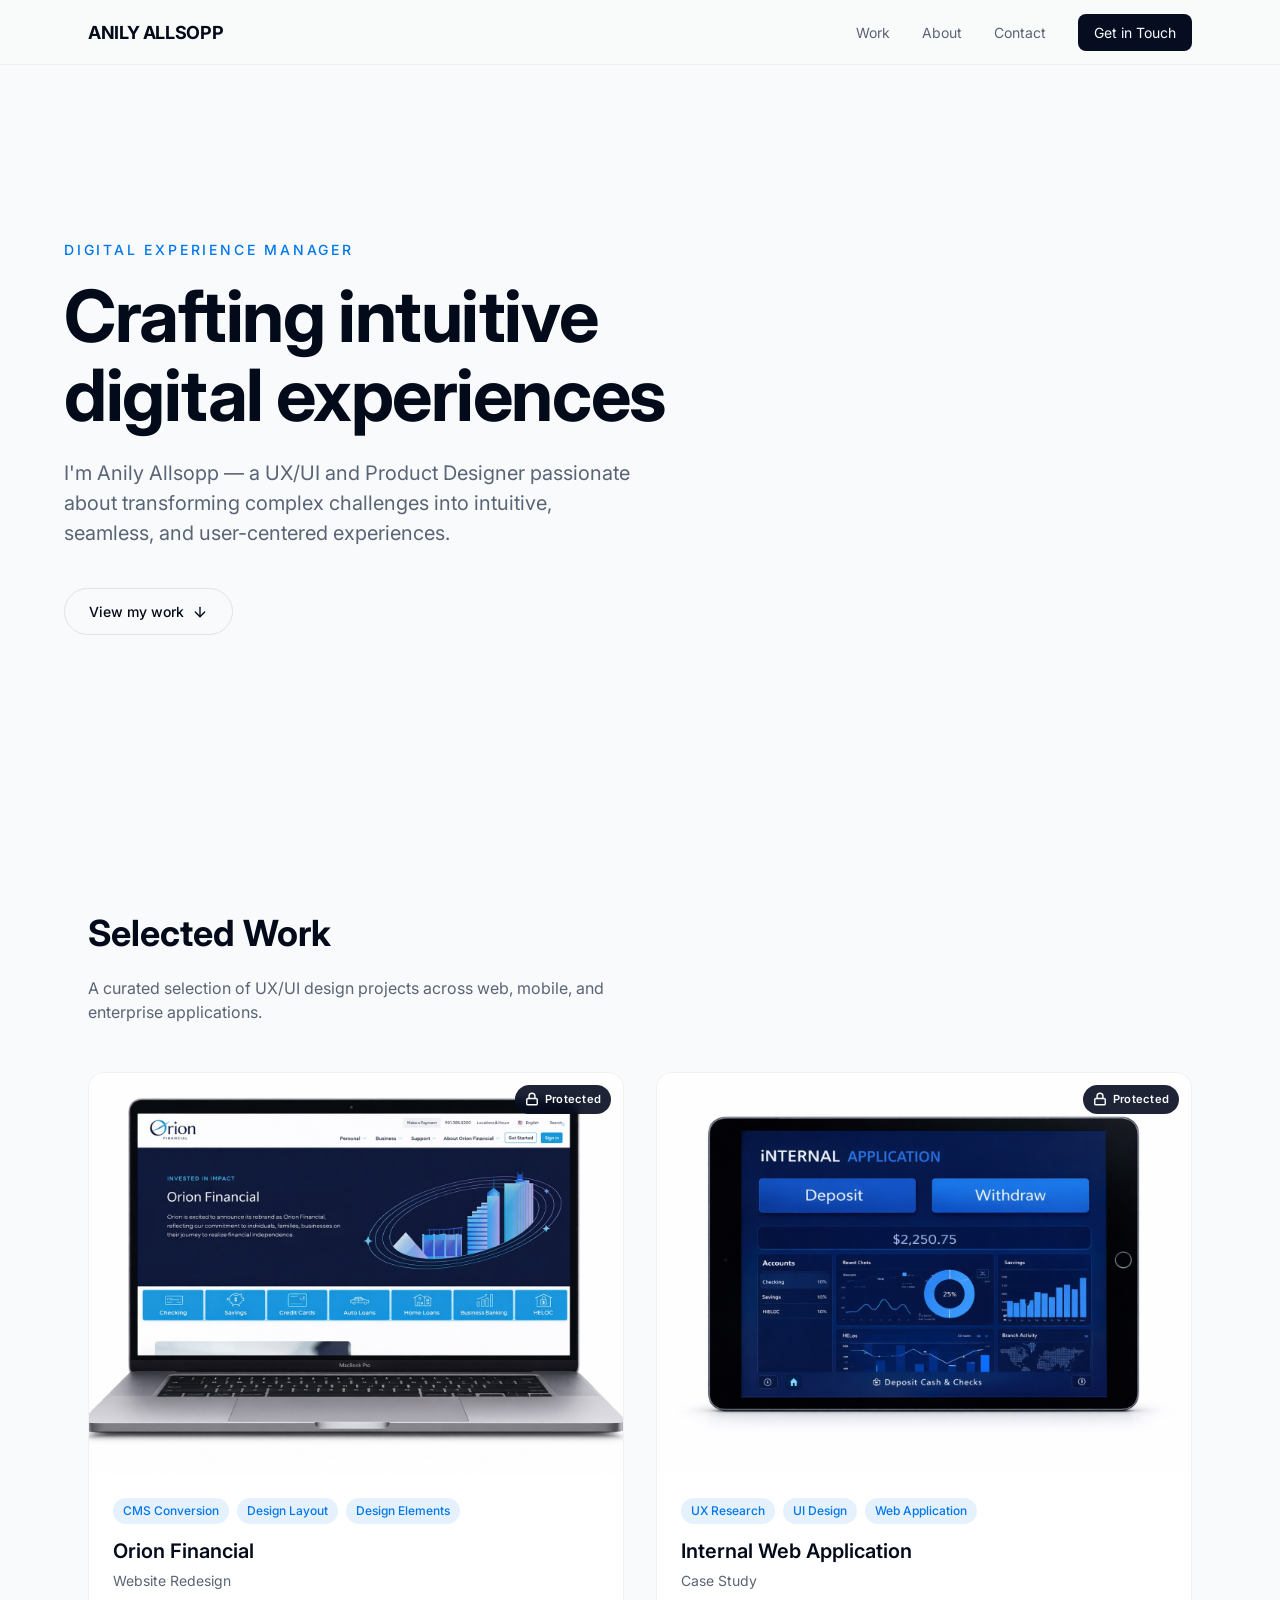
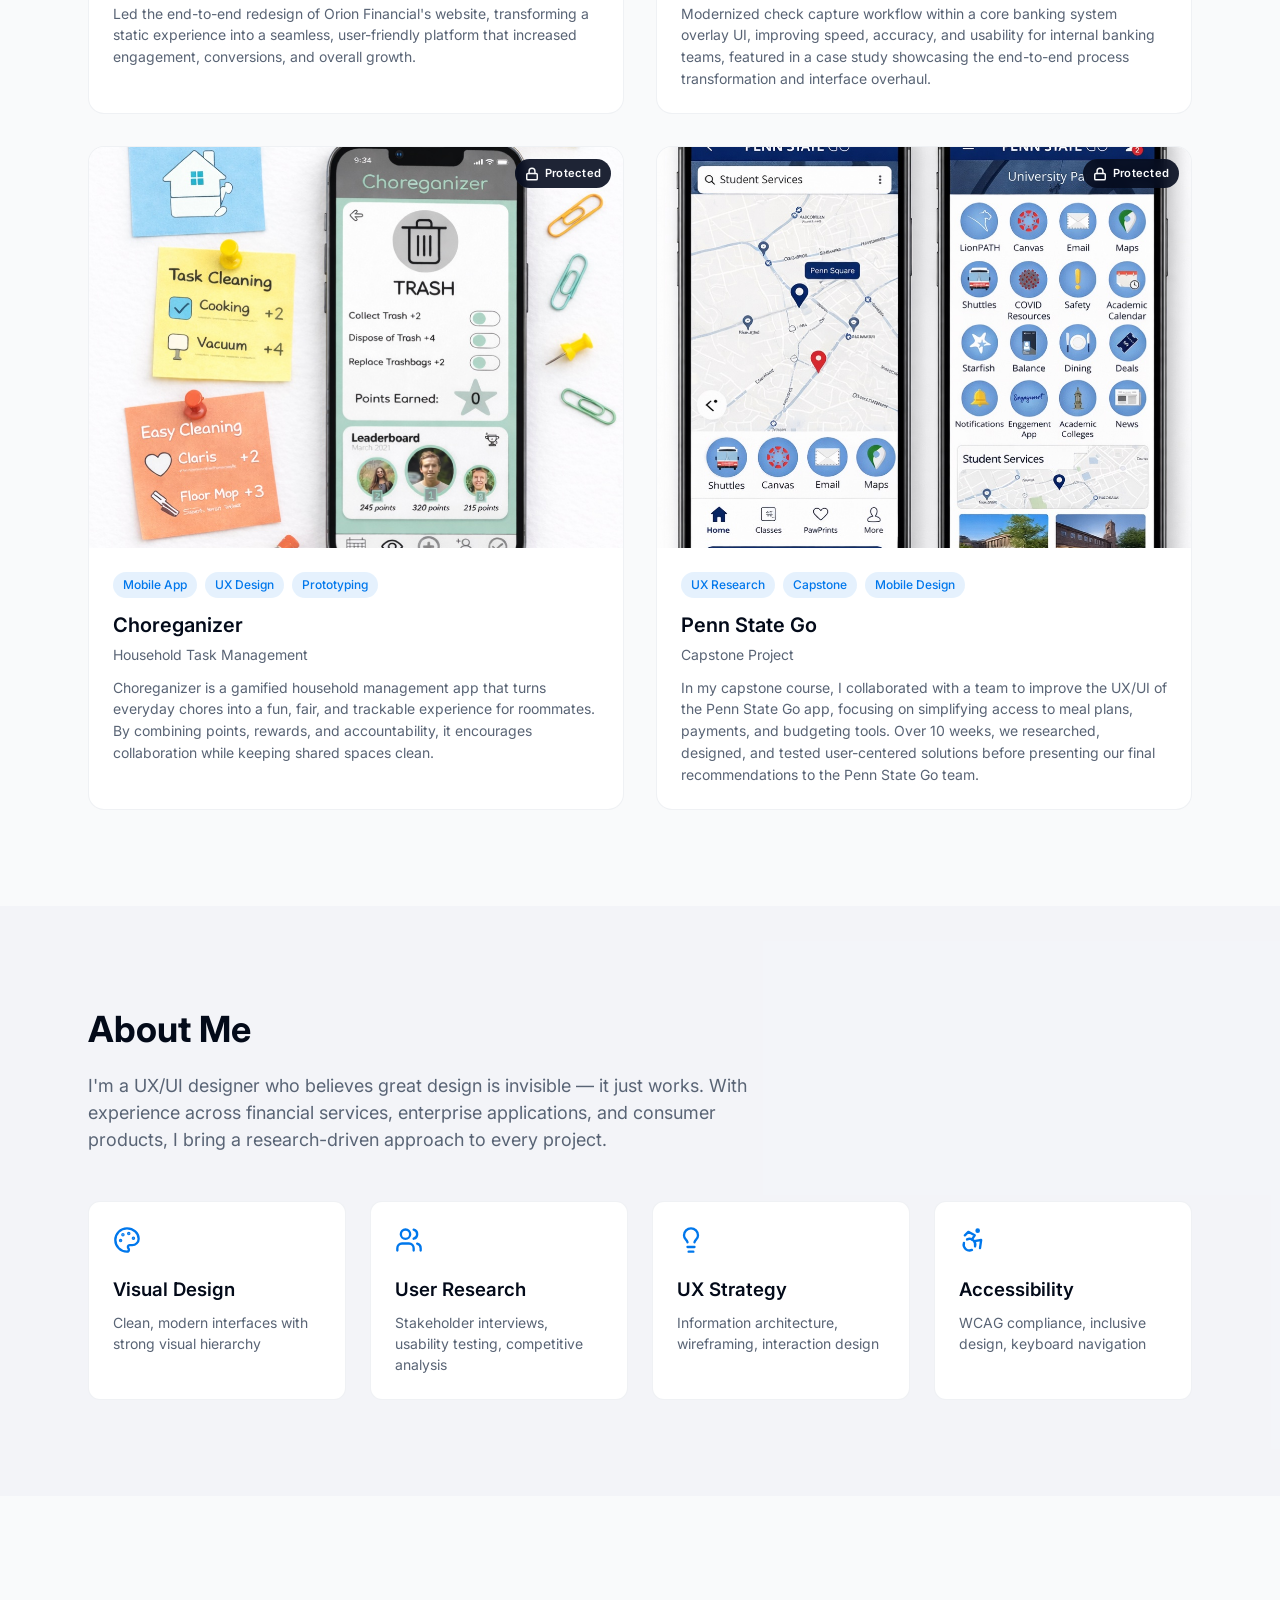
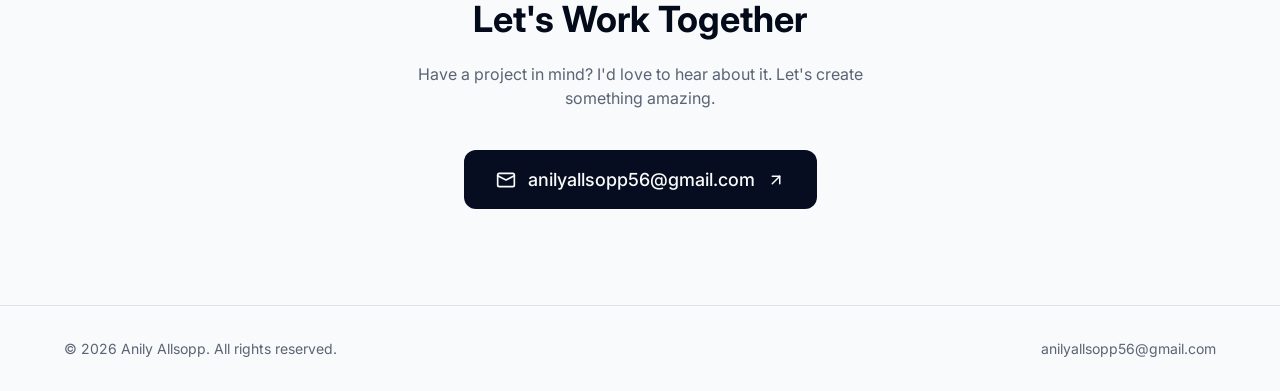
<file: index.html>
<!doctype html>
<html lang="en">
<head>
<meta charset="utf-8" />
<meta name="viewport" content="width=device-width, initial-scale=1" />
<title>Anily Allsopp — UX/UI Designer Portfolio</title>
<meta name="description" content="UX/UI designer crafting intuitive digital experiences across web, mobile, and enterprise applications." />
<link rel="preconnect" href="https://fonts.googleapis.com" />
<link rel="preconnect" href="https://fonts.gstatic.com" crossorigin />
<link href="https://fonts.googleapis.com/css2?family=Inter:wght@400;500;600;700&display=swap" rel="stylesheet" />
<link rel="stylesheet" href="/styles.css" />
</head>
<body>

<nav class="nav">
  <div class="nav-inner">
    <a href="/" class="nav-brand">ANILY ALLSOPP</a>
    <div class="nav-links">
      <a href="/#work">Work</a>
      <a href="/#about">About</a>
      <a href="/#contact">Contact</a>
      <a href="mailto:anilyallsopp56@gmail.com" class="nav-cta">Get in Touch</a>
    </div>
    <button class="nav-toggle" aria-label="Toggle menu">
      <svg class="icon-menu" xmlns="http://www.w3.org/2000/svg" width="24" height="24" viewBox="0 0 24 24" fill="none" stroke="currentColor" stroke-width="2" stroke-linecap="round" stroke-linejoin="round"><line x1="4" y1="12" x2="20" y2="12"/><line x1="4" y1="6" x2="20" y2="6"/><line x1="4" y1="18" x2="20" y2="18"/></svg>
      <svg class="icon-close" hidden xmlns="http://www.w3.org/2000/svg" width="24" height="24" viewBox="0 0 24 24" fill="none" stroke="currentColor" stroke-width="2" stroke-linecap="round" stroke-linejoin="round"><line x1="18" y1="6" x2="6" y2="18"/><line x1="6" y1="6" x2="18" y2="18"/></svg>
    </button>
  </div>
  <div class="nav-mobile">
    <a href="/#work">Work</a>
    <a href="/#about">About</a>
    <a href="/#contact">Contact</a>
    <a href="mailto:anilyallsopp56@gmail.com" class="nav-cta">Get in Touch</a>
  </div>
</nav>

<header class="hero">
  <div class="hero-inner">
    <p class="hero-kicker">Digital Experience Manager</p>
    <h1>Crafting intuitive<br />digital experiences</h1>
    <p class="hero-lead">I'm Anily Allsopp — a UX/UI and Product Designer passionate about transforming complex challenges into intuitive, seamless, and user-centered experiences.</p>
    <a href="#work" class="btn-outline">
      View my work
      <svg xmlns="http://www.w3.org/2000/svg" width="16" height="16" viewBox="0 0 24 24" fill="none" stroke="currentColor" stroke-width="2" stroke-linecap="round" stroke-linejoin="round"><line x1="12" y1="5" x2="12" y2="19"/><polyline points="19 12 12 19 5 12"/></svg>
    </a>
  </div>
</header>

<section id="work" class="section">
  <div class="container">
    <h2>Selected Work</h2>
    <p class="section-lead">A curated selection of UX/UI design projects across web, mobile, and enterprise applications.</p>
    <div class="project-grid">

      <a href="/projects/orion-financial/" class="project-card">
        <div class="project-img">
          <img src="/assets/orion-financial.jpg" alt="Orion Financial" width="800" height="600" />
          <span class="project-lock" title="Password protected">
            <svg xmlns="http://www.w3.org/2000/svg" width="14" height="14" viewBox="0 0 24 24" fill="none" stroke="currentColor" stroke-width="2.5" stroke-linecap="round" stroke-linejoin="round"><rect x="3" y="11" width="18" height="11" rx="2" ry="2"/><path d="M7 11V7a5 5 0 0 1 10 0v4"/></svg>
            Protected
          </span>
        </div>
        <div class="project-body">
          <div class="tag-row">
            <span class="tag">CMS Conversion</span>
            <span class="tag">Design Layout</span>
            <span class="tag">Design Elements</span>
          </div>
          <h3>Orion Financial</h3>
          <p>Website Redesign</p>
          <p class="project-blurb">Led the end-to-end redesign of Orion Financial's website, transforming a static experience into a seamless, user-friendly platform that increased engagement, conversions, and overall growth.</p>
        </div>
      </a>

      <a href="/projects/internal-web-app/" class="project-card">
        <div class="project-img">
          <img src="/assets/internal-web-app.jpg" alt="Internal Web Application" width="800" height="600" />
          <span class="project-lock" title="Password protected">
            <svg xmlns="http://www.w3.org/2000/svg" width="14" height="14" viewBox="0 0 24 24" fill="none" stroke="currentColor" stroke-width="2.5" stroke-linecap="round" stroke-linejoin="round"><rect x="3" y="11" width="18" height="11" rx="2" ry="2"/><path d="M7 11V7a5 5 0 0 1 10 0v4"/></svg>
            Protected
          </span>
        </div>
        <div class="project-body">
          <div class="tag-row">
            <span class="tag">UX Research</span>
            <span class="tag">UI Design</span>
            <span class="tag">Web Application</span>
          </div>
          <h3>Internal Web Application</h3>
          <p>Case Study</p>
          <p class="project-blurb">Modernized check capture workflow within a core banking system overlay UI, improving speed, accuracy, and usability for internal banking teams, featured in a case study showcasing the end-to-end process transformation and interface overhaul.</p>
        </div>
      </a>

      <a href="/projects/choreganizer/" class="project-card">
        <div class="project-img">
          <img src="/assets/choreganizer.jpg" alt="Choreganizer" loading="lazy" width="800" height="600" />
          <span class="project-lock" title="Password protected">
            <svg xmlns="http://www.w3.org/2000/svg" width="14" height="14" viewBox="0 0 24 24" fill="none" stroke="currentColor" stroke-width="2.5" stroke-linecap="round" stroke-linejoin="round"><rect x="3" y="11" width="18" height="11" rx="2" ry="2"/><path d="M7 11V7a5 5 0 0 1 10 0v4"/></svg>
            Protected
          </span>
        </div>
        <div class="project-body">
          <div class="tag-row">
            <span class="tag">Mobile App</span>
            <span class="tag">UX Design</span>
            <span class="tag">Prototyping</span>
          </div>
          <h3>Choreganizer</h3>
          <p>Household Task Management</p>
          <p class="project-blurb">Choreganizer is a gamified household management app that turns everyday chores into a fun, fair, and trackable experience for roommates. By combining points, rewards, and accountability, it encourages collaboration while keeping shared spaces clean.</p>
        </div>
      </a>

      <a href="/projects/penn-state-go/" class="project-card">
        <div class="project-img">
          <img src="/assets/penn-state-go.jpg" alt="Penn State Go" loading="lazy" width="800" height="600" />
          <span class="project-lock" title="Password protected">
            <svg xmlns="http://www.w3.org/2000/svg" width="14" height="14" viewBox="0 0 24 24" fill="none" stroke="currentColor" stroke-width="2.5" stroke-linecap="round" stroke-linejoin="round"><rect x="3" y="11" width="18" height="11" rx="2" ry="2"/><path d="M7 11V7a5 5 0 0 1 10 0v4"/></svg>
            Protected
          </span>
        </div>
        <div class="project-body">
          <div class="tag-row">
            <span class="tag">UX Research</span>
            <span class="tag">Capstone</span>
            <span class="tag">Mobile Design</span>
          </div>
          <h3>Penn State Go</h3>
          <p>Capstone Project</p>
          <p class="project-blurb">In my capstone course, I collaborated with a team to improve the UX/UI of the Penn State Go app, focusing on simplifying access to meal plans, payments, and budgeting tools. Over 10 weeks, we researched, designed, and tested user-centered solutions before presenting our final recommendations to the Penn State Go team.</p>
        </div>
      </a>

    </div>
  </div>
</section>

<section id="about" class="section section-muted">
  <div class="container">
    <h2>About Me</h2>
    <p class="section-lead wide">I'm a UX/UI designer who believes great design is invisible — it just works. With experience across financial services, enterprise applications, and consumer products, I bring a research-driven approach to every project.</p>
    <div class="skills">
      <div class="skill">
        <svg xmlns="http://www.w3.org/2000/svg" width="28" height="28" viewBox="0 0 24 24" fill="none" stroke="currentColor" stroke-width="2" stroke-linecap="round" stroke-linejoin="round"><circle cx="13.5" cy="6.5" r=".5" fill="currentColor"/><circle cx="17.5" cy="10.5" r=".5" fill="currentColor"/><circle cx="8.5" cy="7.5" r=".5" fill="currentColor"/><circle cx="6.5" cy="12.5" r=".5" fill="currentColor"/><path d="M12 2C6.5 2 2 6.5 2 12s4.5 10 10 10c.926 0 1.648-.746 1.648-1.688 0-.437-.18-.835-.437-1.125-.29-.289-.438-.652-.438-1.125a1.64 1.64 0 0 1 1.668-1.668h1.996c3.051 0 5.555-2.503 5.555-5.554C21.965 6.012 17.461 2 12 2z"/></svg>
        <h3>Visual Design</h3>
        <p>Clean, modern interfaces with strong visual hierarchy</p>
      </div>
      <div class="skill">
        <svg xmlns="http://www.w3.org/2000/svg" width="28" height="28" viewBox="0 0 24 24" fill="none" stroke="currentColor" stroke-width="2" stroke-linecap="round" stroke-linejoin="round"><path d="M16 21v-2a4 4 0 0 0-4-4H6a4 4 0 0 0-4 4v2"/><circle cx="9" cy="7" r="4"/><path d="M22 21v-2a4 4 0 0 0-3-3.87"/><path d="M16 3.13a4 4 0 0 1 0 7.75"/></svg>
        <h3>User Research</h3>
        <p>Stakeholder interviews, usability testing, competitive analysis</p>
      </div>
      <div class="skill">
        <svg xmlns="http://www.w3.org/2000/svg" width="28" height="28" viewBox="0 0 24 24" fill="none" stroke="currentColor" stroke-width="2" stroke-linecap="round" stroke-linejoin="round"><path d="M15 14c.2-1 .7-1.7 1.5-2.5 1-.9 1.5-2.2 1.5-3.5A6 6 0 0 0 6 8c0 1 .2 2.2 1.5 3.5.7.7 1.3 1.5 1.5 2.5"/><path d="M9 18h6"/><path d="M10 22h4"/></svg>
        <h3>UX Strategy</h3>
        <p>Information architecture, wireframing, interaction design</p>
      </div>
      <div class="skill">
        <svg xmlns="http://www.w3.org/2000/svg" width="28" height="28" viewBox="0 0 24 24" fill="none" stroke="currentColor" stroke-width="2" stroke-linecap="round" stroke-linejoin="round"><circle cx="16" cy="4" r="1" fill="currentColor"/><path d="m18 19 1-7-6 1"/><path d="m5 8 3-3 5.5 3-2.36 3.5"/><path d="M4.24 14.5a5 5 0 0 0 6.88 6"/><path d="M13.76 17.5a5 5 0 0 0-6.88-6"/></svg>
        <h3>Accessibility</h3>
        <p>WCAG compliance, inclusive design, keyboard navigation</p>
      </div>
    </div>
  </div>
</section>

<section id="contact" class="section contact">
  <div class="container">
    <h2>Let's Work Together</h2>
    <p class="section-lead">Have a project in mind? I'd love to hear about it. Let's create something amazing.</p>
    <a href="mailto:anilyallsopp56@gmail.com" class="btn-primary">
      <svg xmlns="http://www.w3.org/2000/svg" width="20" height="20" viewBox="0 0 24 24" fill="none" stroke="currentColor" stroke-width="2" stroke-linecap="round" stroke-linejoin="round"><rect x="2" y="4" width="20" height="16" rx="2"/><path d="m22 7-10 5L2 7"/></svg>
      anilyallsopp56@gmail.com
      <svg xmlns="http://www.w3.org/2000/svg" width="18" height="18" viewBox="0 0 24 24" fill="none" stroke="currentColor" stroke-width="2" stroke-linecap="round" stroke-linejoin="round"><line x1="7" y1="17" x2="17" y2="7"/><polyline points="7 7 17 7 17 17"/></svg>
    </a>
  </div>
</section>

<footer class="footer">
  <div class="footer-inner">
    <p>&copy; <span data-year></span> Anily Allsopp. All rights reserved.</p>
    <a href="mailto:anilyallsopp56@gmail.com">anilyallsopp56@gmail.com</a>
  </div>
</footer>

<script src="/script.js"></script>
</body>
</html>
</file>
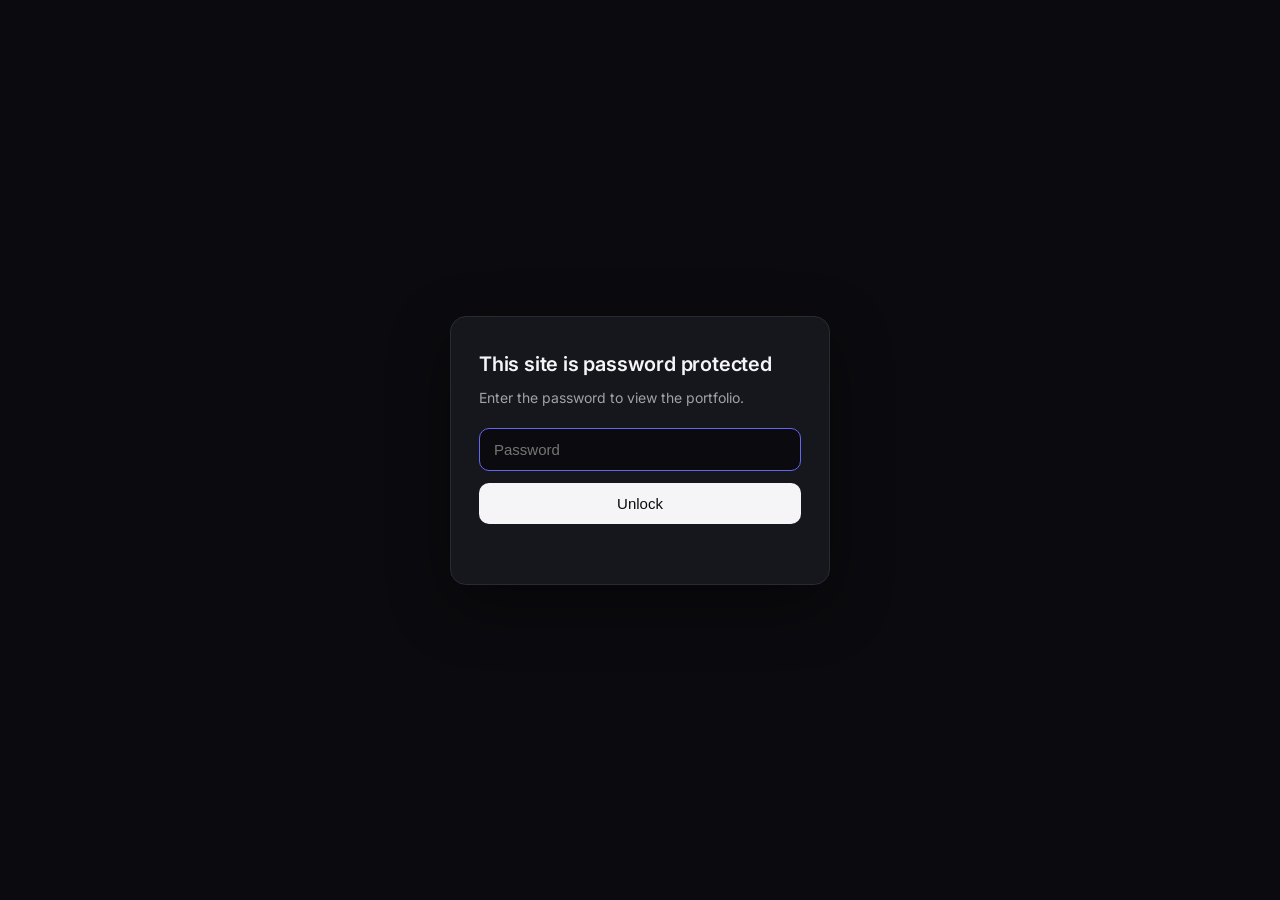
<file: projects/choreganizer/index.html>
<!doctype html>
<html lang="en">
<head>
<meta charset="utf-8" />
<meta name="viewport" content="width=device-width, initial-scale=1" />
<script src="/gate.js"></script>
<title>Choreganizer — Anily Allsopp</title>
<meta name="description" content="A gamified household chore management app that turns everyday tasks into a fun, fair, and trackable experience for roommates." />
<link rel="preconnect" href="https://fonts.googleapis.com" />
<link rel="preconnect" href="https://fonts.gstatic.com" crossorigin />
<link href="https://fonts.googleapis.com/css2?family=Inter:wght@400;500;600;700&display=swap" rel="stylesheet" />
<link rel="stylesheet" href="/styles.css" />
</head>
<body>

<nav class="nav">
  <div class="nav-inner">
    <a href="/" class="nav-brand">ANILY ALLSOPP</a>
    <div class="nav-links">
      <a href="/#work">Work</a>
      <a href="/#about">About</a>
      <a href="/#contact">Contact</a>
      <a href="mailto:anilyallsopp56@gmail.com" class="nav-cta">Get in Touch</a>
    </div>
    <button class="nav-toggle" aria-label="Toggle menu">
      <svg class="icon-menu" xmlns="http://www.w3.org/2000/svg" width="24" height="24" viewBox="0 0 24 24" fill="none" stroke="currentColor" stroke-width="2" stroke-linecap="round" stroke-linejoin="round"><line x1="4" y1="12" x2="20" y2="12"/><line x1="4" y1="6" x2="20" y2="6"/><line x1="4" y1="18" x2="20" y2="18"/></svg>
      <svg class="icon-close" hidden xmlns="http://www.w3.org/2000/svg" width="24" height="24" viewBox="0 0 24 24" fill="none" stroke="currentColor" stroke-width="2" stroke-linecap="round" stroke-linejoin="round"><line x1="18" y1="6" x2="6" y2="18"/><line x1="6" y1="6" x2="18" y2="18"/></svg>
    </button>
  </div>
  <div class="nav-mobile">
    <a href="/#work">Work</a>
    <a href="/#about">About</a>
    <a href="/#contact">Contact</a>
    <a href="mailto:anilyallsopp56@gmail.com" class="nav-cta">Get in Touch</a>
  </div>
</nav>

<main class="detail-main">
  <div class="detail-hero">
    <div class="detail-hero-img">
      <img src="/assets/choreganizer.jpg" alt="Choreganizer" />
    </div>
    <div class="detail-hero-fade"></div>
    <div class="detail-hero-text">
      <div class="detail-hero-inner">
        <a href="/" class="back-link">
          <svg xmlns="http://www.w3.org/2000/svg" width="16" height="16" viewBox="0 0 24 24" fill="none" stroke="currentColor" stroke-width="2" stroke-linecap="round" stroke-linejoin="round"><line x1="19" y1="12" x2="5" y2="12"/><polyline points="12 19 5 12 12 5"/></svg>
          Back to work
        </a>
        <div class="tag-row">
          <span class="tag">Mobile App</span>
          <span class="tag">UX Design</span>
          <span class="tag">Prototyping</span>
        </div>
        <h1>Choreganizer</h1>
        <p class="detail-hero-sub">Household Task Management</p>
      </div>
    </div>
  </div>

  <div class="detail-content">
    <section>
      <h2>Overview</h2>
      <p class="lead">Choreganizer is a gamified household management app I originally designed in college and later redesigned to showcase how everyday chores can be transformed into a fun, fair, and trackable experience, especially in shared living environments.</p>
      <p class="lead">The app reimagines task management as a points-based system where users upload proof of completed chores, earn rewards, and compete for prizes. By combining accountability with motivation, Choreganizer encourages consistent participation while fostering a cleaner, more collaborative living space.</p>
      <p class="lead">This redesigned version, created in <strong>Figma</strong>, balances playful interaction with practical usability, demonstrating how thoughtful UX can turn routine responsibilities into engaging experiences.</p>
    </section>

    <section>
      <h2>Live Prototype</h2>
      <p class="lead">Explore the Figma prototype below, or open it in a new tab for the full experience.</p>
      <div class="figma-frame">
        <iframe src="https://www.figma.com/embed?embed_host=share&url=https%3A%2F%2Fwww.figma.com%2Fproto%2F6WQI2rMZ5jWbCcCTf83HBS%2FChoreganizer%3Fnode-id%3D3-30%26starting-point-node-id%3D3%253A30" allowfullscreen loading="lazy" title="Choreganizer Figma prototype"></iframe>
      </div>
      <div class="download-row">
        <a href="https://www.figma.com/proto/6WQI2rMZ5jWbCcCTf83HBS/Choreganizer?node-id=3-30&p=f&t=xtoAAtkBvEYO4jjF-1&scaling=scale-down&content-scaling=fixed&page-id=0%3A1&starting-point-node-id=3%3A30" target="_blank" rel="noopener" class="download-btn">
          <svg xmlns="http://www.w3.org/2000/svg" width="18" height="18" viewBox="0 0 24 24" fill="none" stroke="currentColor" stroke-width="2" stroke-linecap="round" stroke-linejoin="round"><path d="M18 13v6a2 2 0 0 1-2 2H5a2 2 0 0 1-2-2V8a2 2 0 0 1 2-2h6"/><polyline points="15 3 21 3 21 9"/><line x1="10" y1="14" x2="21" y2="3"/></svg>
          Open prototype in new tab
        </a>
      </div>
    </section>

    <section>
      <h2>Design Reflection</h2>
      <p class="lead">Revisiting Choreganizer allowed me to critically evaluate how my design thinking has evolved. With a stronger foundation in UX principles, I approached the redesign with a focus on clarity, usability, and collaboration.</p>
      <p class="lead">I identified opportunities to simplify interactions, improve visual hierarchy, and create a more intuitive navigation system. While some updates were strategic — such as restructuring flows and refining iconography — others focused on elevating the overall polish and accessibility of the product.</p>
      <p class="lead">This project reflects not only a stronger design solution, but also my growth in creating experiences that are both engaging and user-centered.</p>
    </section>

    <section>
      <h2>Key Improvements</h2>
      <div class="choice-list">
        <div class="choice">
          <h3>Streamlined Navigation</h3>
          <p>Redesigned the navigation system to create a clearer hierarchy and reduce friction between key actions. Users can now move seamlessly between tracking chores, uploading proof, and viewing rewards with fewer steps.</p>
        </div>
        <div class="choice">
          <h3>Improved Interaction Design</h3>
          <p>Primary actions were repositioned for better accessibility, and iconography was updated to feel more intuitive and action-driven. These changes make the app easier to use without requiring explanation.</p>
        </div>
        <div class="choice">
          <h3>Enhanced Feedback and Affordance</h3>
          <p>Introduced visual feedback like confirmations and subtle animations when users complete tasks or upload proof. Elevation and shadow were also used to signal interactive elements, improving usability.</p>
        </div>
        <div class="choice">
          <h3>Consistency and Accessibility</h3>
          <p>The interface was standardized across components, including buttons, typography, and spacing. I also improved contrast, tap targets, and readability to align with accessibility best practices.</p>
        </div>
        <div class="choice">
          <h3>Optimized User Flows</h3>
          <p>Core flows — completing chores, uploading proof, and redeeming rewards — were simplified to reduce cognitive load and increase efficiency. Progress indicators were added to motivate continued engagement.</p>
        </div>
        <div class="choice">
          <h3>Motivation and Personalization</h3>
          <p>Incorporated elements like badges, leaderboards, and progress tracking to reinforce engagement. I also explored opportunities for personalization, allowing users to feel more ownership over their experience.</p>
        </div>
      </div>
    </section>

    <section>
      <h2>Outcome</h2>
      <p class="lead">This redesign demonstrates my ability to take an existing concept and elevate it through thoughtful UX decisions. By focusing on clarity, motivation, and usability, Choreganizer evolves from a simple idea into a more engaging and scalable product experience.</p>
    </section>

    <div class="detail-footer-link">
      <a href="/">
        <svg xmlns="http://www.w3.org/2000/svg" width="16" height="16" viewBox="0 0 24 24" fill="none" stroke="currentColor" stroke-width="2" stroke-linecap="round" stroke-linejoin="round"><line x1="19" y1="12" x2="5" y2="12"/><polyline points="12 19 5 12 12 5"/></svg>
        Back to all projects
      </a>
    </div>
  </div>
</main>

<footer class="footer">
  <div class="footer-inner">
    <p>&copy; <span data-year></span> Anily Allsopp. All rights reserved.</p>
    <a href="mailto:anilyallsopp56@gmail.com">anilyallsopp56@gmail.com</a>
  </div>
</footer>

<script src="/script.js"></script>
</body>
</html>
</file>
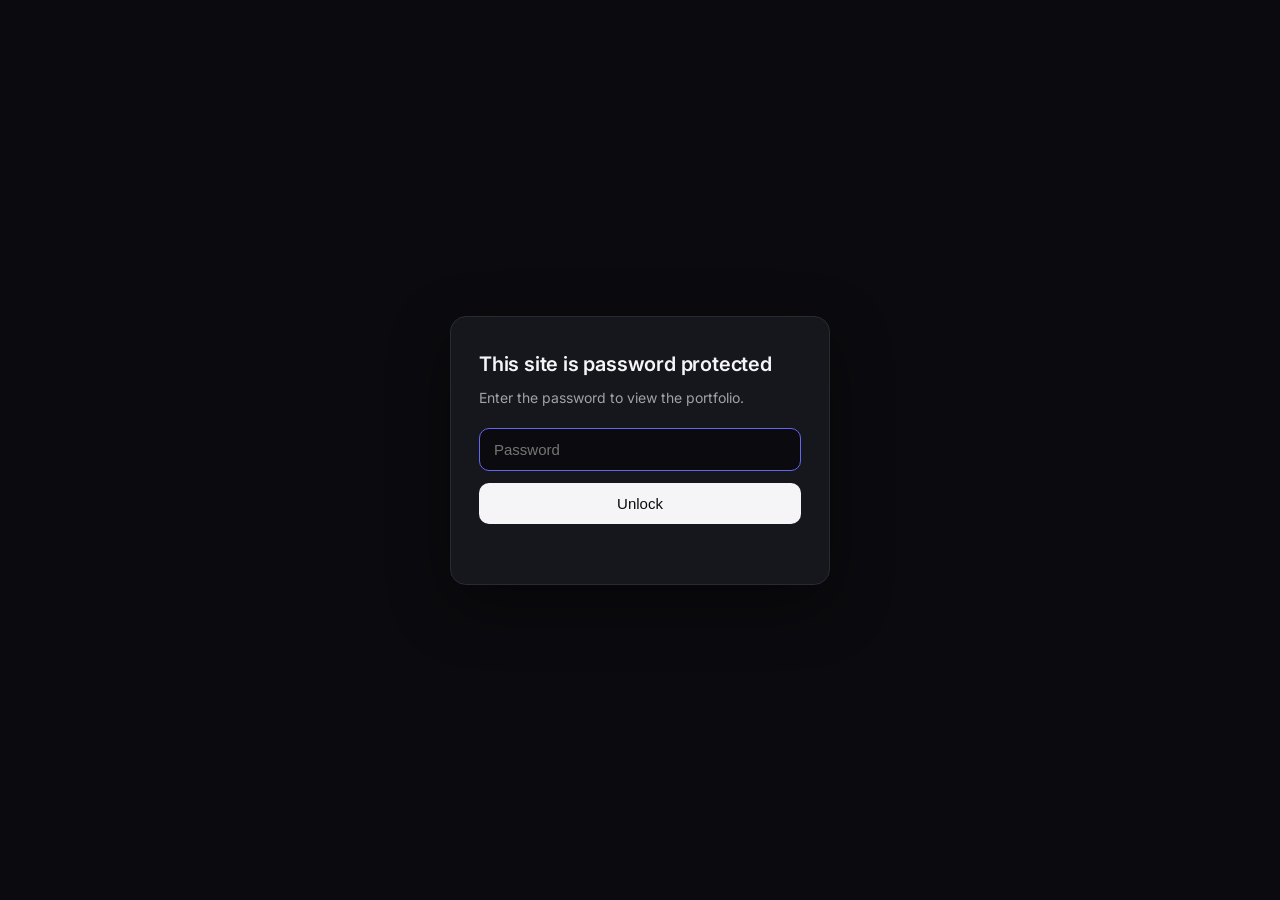
<file: projects/internal-web-app/index.html>
<!doctype html>
<html lang="en">
<head>
<meta charset="utf-8" />
<meta name="viewport" content="width=device-width, initial-scale=1" />
<script src="/gate.js"></script>
<title>Internal Web Application — Anily Allsopp</title>
<meta name="description" content="Designed and developed an internal web application to streamline business operations and improve team productivity through intuitive interfaces." />
<link rel="preconnect" href="https://fonts.googleapis.com" />
<link rel="preconnect" href="https://fonts.gstatic.com" crossorigin />
<link href="https://fonts.googleapis.com/css2?family=Inter:wght@400;500;600;700&display=swap" rel="stylesheet" />
<link rel="stylesheet" href="/styles.css" />
</head>
<body>

<nav class="nav">
  <div class="nav-inner">
    <a href="/" class="nav-brand">ANILY ALLSOPP</a>
    <div class="nav-links">
      <a href="/#work">Work</a>
      <a href="/#about">About</a>
      <a href="/#contact">Contact</a>
      <a href="mailto:anilyallsopp56@gmail.com" class="nav-cta">Get in Touch</a>
    </div>
    <button class="nav-toggle" aria-label="Toggle menu">
      <svg class="icon-menu" xmlns="http://www.w3.org/2000/svg" width="24" height="24" viewBox="0 0 24 24" fill="none" stroke="currentColor" stroke-width="2" stroke-linecap="round" stroke-linejoin="round"><line x1="4" y1="12" x2="20" y2="12"/><line x1="4" y1="6" x2="20" y2="6"/><line x1="4" y1="18" x2="20" y2="18"/></svg>
      <svg class="icon-close" hidden xmlns="http://www.w3.org/2000/svg" width="24" height="24" viewBox="0 0 24 24" fill="none" stroke="currentColor" stroke-width="2" stroke-linecap="round" stroke-linejoin="round"><line x1="18" y1="6" x2="6" y2="18"/><line x1="6" y1="6" x2="18" y2="18"/></svg>
    </button>
  </div>
  <div class="nav-mobile">
    <a href="/#work">Work</a>
    <a href="/#about">About</a>
    <a href="/#contact">Contact</a>
    <a href="mailto:anilyallsopp56@gmail.com" class="nav-cta">Get in Touch</a>
  </div>
</nav>

<main class="detail-main">
  <div class="detail-hero">
    <div class="detail-hero-img">
      <img src="/assets/internal-web-app.jpg" alt="Internal Web Application" />
    </div>
    <div class="detail-hero-fade"></div>
    <div class="detail-hero-text">
      <div class="detail-hero-inner">
        <a href="/" class="back-link">
          <svg xmlns="http://www.w3.org/2000/svg" width="16" height="16" viewBox="0 0 24 24" fill="none" stroke="currentColor" stroke-width="2" stroke-linecap="round" stroke-linejoin="round"><line x1="19" y1="12" x2="5" y2="12"/><polyline points="12 19 5 12 12 5"/></svg>
          Back to work
        </a>
        <div class="tag-row">
          <span class="tag">UX Research</span>
          <span class="tag">UI Design</span>
          <span class="tag">Web Application</span>
        </div>
        <h1>New Check Capture Process</h1>
        <p class="detail-hero-sub">Core Banking UI Overhaul — 5-Month Project</p>
      </div>
    </div>
  </div>

  <div class="detail-content">
    <section>
      <h2>Overview</h2>
      <p class="lead">Led the design of a major UI overhaul of a core banking system, replacing physical check scanners with a fully integrated digital check capture workflow. As the <strong>sole UX/UI designer</strong>, I guided design strategy across a highly regulated and technically complex environment — translating business, regulatory, and operational requirements into clear, actionable UX solutions.</p>
      <p class="lead">This case study highlights my ability to navigate complex problem spaces, balance the needs of diverse user groups (frontline employees, managers, compliance officers, and customers), and bridge the gap between design and development — delivering user-centered solutions that respect real-world technical and compliance constraints.</p>
      <div class="download-row">
        <a href="/assets/internal-web-app-case-study.pdf" class="download-btn" download>
          <svg xmlns="http://www.w3.org/2000/svg" width="18" height="18" viewBox="0 0 24 24" fill="none" stroke="currentColor" stroke-width="2" stroke-linecap="round" stroke-linejoin="round"><path d="M21 15v4a2 2 0 0 1-2 2H5a2 2 0 0 1-2-2v-4"/><polyline points="7 10 12 15 17 10"/><line x1="12" y1="15" x2="12" y2="3"/></svg>
          Download Full Case Study (PDF)
        </a>
      </div>
    </section>

    <section>
      <h2>The Problem</h2>
      <p class="lead">The existing check capture process relied on physical scanners, introducing several operational challenges:</p>
      <ul class="bullet-list">
        <li>Slower transaction processing at the branch level, especially during peak periods</li>
        <li>Increased risk of human error in handling, scanning, and validating checks</li>
        <li>Limited flexibility for employees performing transactions in front of customers</li>
        <li>Challenges maintaining real-time compliance with internal policies and regulatory requirements</li>
      </ul>
    </section>

    <section>
      <h2>User Flow</h2>
      <p class="lead">An example user flow showing how members, tellers, and approvers move through the new digital check capture process — from account lookup through OCR validation, fraud checks, hold placement, and regulatory reporting.</p>
      <div class="image-frame image-frame-dark">
        <img src="/assets/check-capture-flow.png" alt="New Check Capture Process user flow diagram" />
      </div>
    </section>

    <section>
      <h2>Goals</h2>
      <div class="goal-list">
        <div class="goal"><svg xmlns="http://www.w3.org/2000/svg" width="20" height="20" viewBox="0 0 24 24" fill="none" stroke="currentColor" stroke-width="2" stroke-linecap="round" stroke-linejoin="round"><path d="M22 11.08V12a10 10 0 1 1-5.93-9.14"/><polyline points="22 4 12 14.01 9 11.01"/></svg><p>Deliver an intuitive experience requiring no additional hardware and minimal training</p></div>
        <div class="goal"><svg xmlns="http://www.w3.org/2000/svg" width="20" height="20" viewBox="0 0 24 24" fill="none" stroke="currentColor" stroke-width="2" stroke-linecap="round" stroke-linejoin="round"><path d="M22 11.08V12a10 10 0 1 1-5.93-9.14"/><polyline points="22 4 12 14.01 9 11.01"/></svg><p>Meet NCUA regulations, internal check policies, and fraud detection protocols</p></div>
        <div class="goal"><svg xmlns="http://www.w3.org/2000/svg" width="20" height="20" viewBox="0 0 24 24" fill="none" stroke="currentColor" stroke-width="2" stroke-linecap="round" stroke-linejoin="round"><path d="M22 11.08V12a10 10 0 1 1-5.93-9.14"/><polyline points="22 4 12 14.01 9 11.01"/></svg><p>Complete the full check capture process in ~1:30 with an optimal 5-click workflow (aligned with Miller's Law)</p></div>
        <div class="goal"><svg xmlns="http://www.w3.org/2000/svg" width="20" height="20" viewBox="0 0 24 24" fill="none" stroke="currentColor" stroke-width="2" stroke-linecap="round" stroke-linejoin="round"><path d="M22 11.08V12a10 10 0 1 1-5.93-9.14"/><polyline points="22 4 12 14.01 9 11.01"/></svg><p>Integrate seamlessly with core banking systems, OCR vendors, and automated verification tools</p></div>
        <div class="goal"><svg xmlns="http://www.w3.org/2000/svg" width="20" height="20" viewBox="0 0 24 24" fill="none" stroke="currentColor" stroke-width="2" stroke-linecap="round" stroke-linejoin="round"><path d="M22 11.08V12a10 10 0 1 1-5.93-9.14"/><polyline points="22 4 12 14.01 9 11.01"/></svg><p>Handle complex edge cases in real-time while mitigating risk and maintaining data privacy</p></div>
      </div>
    </section>

    <section>
      <h2>Process</h2>
      <div class="process-list">
        <div class="process-step">
          <h3>1. Discovery &amp; Research</h3>
          <ul class="bullet-list">
            <li>Conducted stakeholder interviews with frontline employees, branch managers, and compliance officers</li>
            <li>Reviewed process manuals, system architecture, and user role responsibilities</li>
            <li>Surveyed 20+ employees across multiple branches on efficiency and compliance</li>
            <li>Shadowed employees during check capture to observe real-world decision-making</li>
            <li>Analyzed environmental factors — branch layout, lighting, workstation ergonomics — impacting OCR capture</li>
          </ul>
        </div>
        <div class="process-step">
          <h3>2. Define &amp; Scope</h3>
          <ul class="bullet-list">
            <li>Captured functional, non-functional, and regulatory requirements</li>
            <li>Defined workflow rules: deposit limits, multi-branch tracking, signature verification, audit-readiness</li>
            <li>Developed high-fidelity user flows with role-based decision logic, conditional exceptions, and approval hierarchies</li>
            <li>Validated flows with line-of-business stakeholders, project managers, and compliance teams</li>
          </ul>
        </div>
        <div class="process-step">
          <h3>3. Ideate &amp; Technical Alignment</h3>
          <ul class="bullet-list">
            <li>Translated insights into end-to-end workflow sketches covering ideal journeys and edge cases</li>
            <li>Collaborated with front-end, back-end, and data engineers on visual and technical constraints</li>
            <li>Evaluated UX-versus-implementation tradeoffs (e.g. instant feedback vs. OCR processing latency)</li>
            <li>Prioritized critical UX elements to maintain project timelines and system stability</li>
          </ul>
        </div>
        <div class="process-step">
          <h3>4. Design &amp; Validation</h3>
          <ul class="bullet-list">
            <li>Created low-fidelity wireframes in Figma to visualize end-to-end workflows</li>
            <li>Built high-fidelity UI with brand standards, responsive behavior, and accessibility (OCR color contrast, keyboard navigation, screen reader compatibility)</li>
            <li>Developed reusable component libraries (inputs, buttons, modals, error states, notifications)</li>
            <li>Led 7–9 iterative feedback sessions with frontline employees to refine logic, edge cases, and error messaging</li>
          </ul>
        </div>
        <div class="process-step">
          <h3>5. Implementation, QA &amp; Launch</h3>
          <ul class="bullet-list">
            <li>Conducted screen-by-screen design verification during development</li>
            <li>Collaborated on scenario-based usability testing, automated feature validation, and regulatory compliance checks</li>
            <li>Monitored real-time error handling during go-live</li>
            <li>Iterated on error messaging, workflow sequences, and OCR capture guidance based on live feedback</li>
          </ul>
        </div>
      </div>
    </section>

    <section>
      <h2>Key Design Choices</h2>
      <p class="lead">Three principles shaped the final experience:</p>
      <div class="choice-list">
        <div class="choice">
          <h3>Clarity over complexity</h3>
          <p>Standardized, actionable error messaging so employees can resolve issues without escalating — critical for high-pressure, front-of-customer banking workflows.</p>
        </div>
        <div class="choice">
          <h3>Compliance-first accessibility</h3>
          <p>OCR-readable color contrast, clear typographic hierarchy, and full keyboard navigation to meet NCUA, audit, and WCAG requirements without slowing experienced users.</p>
        </div>
        <div class="choice">
          <h3>Efficient, scannable workflows</h3>
          <p>Aligned with Miller's Law, the 5-click check capture path keeps the full transaction under ~1:30 while surfacing OCR status, hold conditions, and approval prompts at the right moment.</p>
        </div>
      </div>
    </section>

    <section>
      <h2>Challenges</h2>
      <div class="challenge-box">
        <p>• Balancing optimal UX with system limitations (e.g. instant feedback vs. OCR processing latency)</p>
        <p>• Navigating strict regulatory, technical, and operational constraints as the sole UX designer</p>
        <p>• Accommodating hierarchical approval escalations, variable hold conditions, and real-time fraud workflows</p>
        <p>• Environmental factors impacting OCR — white countertops caused frequent failures, resolved with navy-colored mats</p>
        <p>• Aligning multi-level stakeholders including CEO, CIO, CLO, SVP of Retail, and regulatory teams</p>
      </div>
    </section>

    <section>
      <h2>Outcomes</h2>
      <div class="outcome-grid">
        <div class="outcome"><svg xmlns="http://www.w3.org/2000/svg" width="20" height="20" viewBox="0 0 24 24" fill="none" stroke="currentColor" stroke-width="2" stroke-linecap="round" stroke-linejoin="round"><path d="M22 11.08V12a10 10 0 1 1-5.93-9.14"/><polyline points="22 4 12 14.01 9 11.01"/></svg><p>Successful launch with positive feedback from end users and business stakeholders</p></div>
        <div class="outcome"><svg xmlns="http://www.w3.org/2000/svg" width="20" height="20" viewBox="0 0 24 24" fill="none" stroke="currentColor" stroke-width="2" stroke-linecap="round" stroke-linejoin="round"><path d="M22 11.08V12a10 10 0 1 1-5.93-9.14"/><polyline points="22 4 12 14.01 9 11.01"/></svg><p>Eliminated dependency on physical check scanners — fully digital, front-of-customer workflows</p></div>
        <div class="outcome"><svg xmlns="http://www.w3.org/2000/svg" width="20" height="20" viewBox="0 0 24 24" fill="none" stroke="currentColor" stroke-width="2" stroke-linecap="round" stroke-linejoin="round"><path d="M22 11.08V12a10 10 0 1 1-5.93-9.14"/><polyline points="22 4 12 14.01 9 11.01"/></svg><p>OCR and autofill capabilities performed efficiently with accurate real-time data capture</p></div>
        <div class="outcome"><svg xmlns="http://www.w3.org/2000/svg" width="20" height="20" viewBox="0 0 24 24" fill="none" stroke="currentColor" stroke-width="2" stroke-linecap="round" stroke-linejoin="round"><path d="M22 11.08V12a10 10 0 1 1-5.93-9.14"/><polyline points="22 4 12 14.01 9 11.01"/></svg><p>Improved workflow efficiency, reduced processing errors, and enhanced user confidence</p></div>
        <div class="outcome"><svg xmlns="http://www.w3.org/2000/svg" width="20" height="20" viewBox="0 0 24 24" fill="none" stroke="currentColor" stroke-width="2" stroke-linecap="round" stroke-linejoin="round"><path d="M22 11.08V12a10 10 0 1 1-5.93-9.14"/><polyline points="22 4 12 14.01 9 11.01"/></svg><p>Established a scalable, standardized UI framework for future features and updates</p></div>
      </div>
    </section>

    <section>
      <h2>Impact</h2>
      <div class="stats-grid">
        <div class="stat"><span class="stat-value">5 mo</span><span class="stat-label">Project duration</span></div>
        <div class="stat"><span class="stat-value">~1:30</span><span class="stat-label">Target transaction time</span></div>
        <div class="stat"><span class="stat-value">5</span><span class="stat-label">Click optimal workflow</span></div>
        <div class="stat"><span class="stat-value">20+</span><span class="stat-label">Employees surveyed</span></div>
        <div class="stat"><span class="stat-value">7–9</span><span class="stat-label">Iterative feedback sessions</span></div>
        <div class="stat"><span class="stat-value">1</span><span class="stat-label">Sole UX designer</span></div>
      </div>
      <ul class="bullet-list" style="margin-top: 2rem;">
        <li>Re-architected end-to-end check capture — eliminating physical scanners and enabling digital-first banking interactions</li>
        <li>Delivered clear design specifications and reusable component libraries, minimizing implementation risk and rework</li>
        <li>Balanced user experience, backend capabilities, regulatory compliance, and business objectives in a highly constrained environment</li>
      </ul>
    </section>

    <div class="detail-footer-link">
      <a href="/">
        <svg xmlns="http://www.w3.org/2000/svg" width="16" height="16" viewBox="0 0 24 24" fill="none" stroke="currentColor" stroke-width="2" stroke-linecap="round" stroke-linejoin="round"><line x1="19" y1="12" x2="5" y2="12"/><polyline points="12 19 5 12 12 5"/></svg>
        Back to all projects
      </a>
    </div>
  </div>
</main>

<footer class="footer">
  <div class="footer-inner">
    <p>&copy; <span data-year></span> Anily Allsopp. All rights reserved.</p>
    <a href="mailto:anilyallsopp56@gmail.com">anilyallsopp56@gmail.com</a>
  </div>
</footer>

<script src="/script.js"></script>
</body>
</html>
</file>
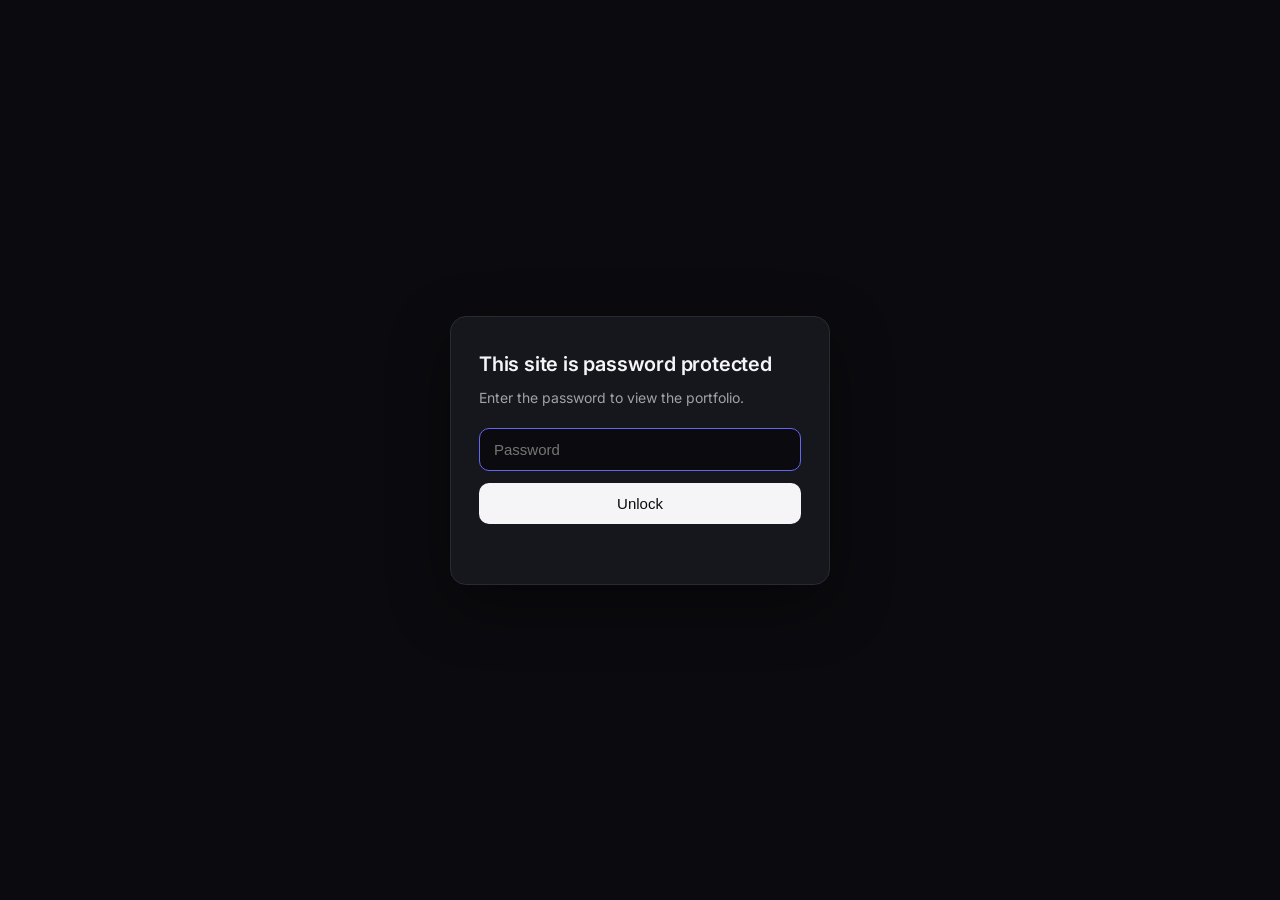
<file: projects/penn-state-go/index.html>
<!doctype html>
<html lang="en">
<head>
<meta charset="utf-8" />
<meta name="viewport" content="width=device-width, initial-scale=1" />
<script src="/gate.js"></script>
<title>Penn State Go — Anily Allsopp</title>
<meta name="description" content="A capstone project reimagining the Penn State campus experience through a unified mobile application for students." />
<link rel="preconnect" href="https://fonts.googleapis.com" />
<link rel="preconnect" href="https://fonts.gstatic.com" crossorigin />
<link href="https://fonts.googleapis.com/css2?family=Inter:wght@400;500;600;700&display=swap" rel="stylesheet" />
<link rel="stylesheet" href="/styles.css" />
</head>
<body>

<nav class="nav">
  <div class="nav-inner">
    <a href="/" class="nav-brand">ANILY ALLSOPP</a>
    <div class="nav-links">
      <a href="/#work">Work</a>
      <a href="/#about">About</a>
      <a href="/#contact">Contact</a>
      <a href="mailto:anilyallsopp56@gmail.com" class="nav-cta">Get in Touch</a>
    </div>
    <button class="nav-toggle" aria-label="Toggle menu">
      <svg class="icon-menu" xmlns="http://www.w3.org/2000/svg" width="24" height="24" viewBox="0 0 24 24" fill="none" stroke="currentColor" stroke-width="2" stroke-linecap="round" stroke-linejoin="round"><line x1="4" y1="12" x2="20" y2="12"/><line x1="4" y1="6" x2="20" y2="6"/><line x1="4" y1="18" x2="20" y2="18"/></svg>
      <svg class="icon-close" hidden xmlns="http://www.w3.org/2000/svg" width="24" height="24" viewBox="0 0 24 24" fill="none" stroke="currentColor" stroke-width="2" stroke-linecap="round" stroke-linejoin="round"><line x1="18" y1="6" x2="6" y2="18"/><line x1="6" y1="6" x2="18" y2="18"/></svg>
    </button>
  </div>
  <div class="nav-mobile">
    <a href="/#work">Work</a>
    <a href="/#about">About</a>
    <a href="/#contact">Contact</a>
    <a href="mailto:anilyallsopp56@gmail.com" class="nav-cta">Get in Touch</a>
  </div>
</nav>

<main class="detail-main">
  <div class="detail-hero">
    <div class="detail-hero-img">
      <img src="/assets/penn-state-go.jpg" alt="Penn State Go" />
    </div>
    <div class="detail-hero-fade"></div>
    <div class="detail-hero-text">
      <div class="detail-hero-inner">
        <a href="/" class="back-link">
          <svg xmlns="http://www.w3.org/2000/svg" width="16" height="16" viewBox="0 0 24 24" fill="none" stroke="currentColor" stroke-width="2" stroke-linecap="round" stroke-linejoin="round"><line x1="19" y1="12" x2="5" y2="12"/><polyline points="12 19 5 12 12 5"/></svg>
          Back to work
        </a>
        <div class="tag-row">
          <span class="tag">UX Research</span>
          <span class="tag">Capstone</span>
          <span class="tag">Mobile Design</span>
        </div>
        <h1>Penn State Go</h1>
        <p class="detail-hero-sub">Capstone Project</p>
      </div>
    </div>
  </div>

  <div class="detail-content">
    <section>
      <h2>Overview</h2>
      <p class="lead">Penn State Go was a capstone project focused on designing a more unified and personalized mobile experience for students at Penn State University. The goal was to enhance the existing app by consolidating key campus resources, navigation, and student services into a single, intuitive interface.</p>
      <p class="lead">Over the course of <strong>10 weeks</strong>, I collaborated with two team members to reimagine how students interact with the platform. Our process included research, stakeholder interviews, ideation, design, and user testing — all while aligning with Penn State Go's existing design system and mission.</p>
      <p class="lead">Through our research, we identified a major gap in the current experience: limited access to essential financial tools such as meal plan tracking, payment options, and budgeting features. These pain points directly impacted students' ability to manage daily campus life efficiently.</p>
      <p class="lead">In response, we designed a set of integrated solutions aimed at improving accessibility, personalization, and overall usability. Our final deliverable included a high-fidelity prototype and a practical implementation plan, which we presented to the Penn State Go team.</p>
    </section>

    <section>
      <h2>Live Prototype</h2>
      <p class="lead">Explore the Figma prototype below, or open it in a new tab for the full experience.</p>
      <div class="figma-frame">
        <iframe src="https://www.figma.com/embed?embed_host=share&url=https%3A%2F%2Fwww.figma.com%2Fproto%2Fn1f1yIRzx3han9NY8ycCDu%2FBalance-Copy-%3Fnode-id%3D51-39%26page-id%3D51%253A38%26scaling%3Dscale-down%26show-proto-sidebar%3D1%26starting-point-node-id%3D51%253A39" allowfullscreen loading="lazy" title="Penn State Go Figma prototype"></iframe>
      </div>
      <div class="download-row">
        <a href="https://www.figma.com/proto/n1f1yIRzx3han9NY8ycCDu/Balance-Copy-?node-id=51-39&page-id=51%3A38&scaling=scale-down&show-proto-sidebar=1&starting-point-node-id=51%3A39" target="_blank" rel="noopener" class="download-btn">
          <svg xmlns="http://www.w3.org/2000/svg" width="18" height="18" viewBox="0 0 24 24" fill="none" stroke="currentColor" stroke-width="2" stroke-linecap="round" stroke-linejoin="round"><path d="M18 13v6a2 2 0 0 1-2 2H5a2 2 0 0 1-2-2V8a2 2 0 0 1 2-2h6"/><polyline points="15 3 21 3 21 9"/><line x1="10" y1="14" x2="21" y2="3"/></svg>
          Open prototype in new tab
        </a>
      </div>
    </section>

    <div class="detail-footer-link">
      <a href="/">
        <svg xmlns="http://www.w3.org/2000/svg" width="16" height="16" viewBox="0 0 24 24" fill="none" stroke="currentColor" stroke-width="2" stroke-linecap="round" stroke-linejoin="round"><line x1="19" y1="12" x2="5" y2="12"/><polyline points="12 19 5 12 12 5"/></svg>
        Back to all projects
      </a>
    </div>
  </div>
</main>

<footer class="footer">
  <div class="footer-inner">
    <p>&copy; <span data-year></span> Anily Allsopp. All rights reserved.</p>
    <a href="mailto:anilyallsopp56@gmail.com">anilyallsopp56@gmail.com</a>
  </div>
</footer>

<script src="/script.js"></script>
</body>
</html>
</file>
<file: styles.css>
:root {
  --radius: 0.75rem;
  --background: oklch(0.985 0.002 260);
  --foreground: oklch(0.145 0.035 260);
  --card: oklch(1 0 0);
  --primary: oklch(0.165 0.042 265);
  --primary-foreground: oklch(0.985 0.002 260);
  --secondary: oklch(0.955 0.008 260);
  --muted-foreground: oklch(0.5 0.03 260);
  --accent: oklch(0.58 0.2 255);
  --accent-foreground: oklch(1 0 0);
  --border: oklch(0.915 0.01 260);
}

* { box-sizing: border-box; margin: 0; padding: 0; }

html { scroll-behavior: smooth; }

body {
  font-family: "Inter", ui-sans-serif, system-ui, -apple-system, sans-serif;
  background: var(--background);
  color: var(--foreground);
  line-height: 1.5;
  -webkit-font-smoothing: antialiased;
}

a { color: inherit; text-decoration: none; }
img { display: block; max-width: 100%; height: auto; }

.container { max-width: 72rem; margin: 0 auto; padding: 0 1.5rem; }

/* ---------- Navbar ---------- */
.nav {
  position: fixed; top: 0; left: 0; right: 0; z-index: 50;
  background: color-mix(in oklch, var(--background) 80%, transparent);
  backdrop-filter: blur(12px);
  border-bottom: 1px solid color-mix(in oklch, var(--border) 50%, transparent);
}
.nav-inner {
  max-width: 72rem; margin: 0 auto; padding: 0 1.5rem;
  height: 4rem; display: flex; align-items: center; justify-content: space-between;
}
.nav-brand { font-size: 1.125rem; font-weight: 700; letter-spacing: -0.02em; }
.nav-links { display: none; align-items: center; gap: 2rem; }
.nav-links a { font-size: 0.875rem; color: var(--muted-foreground); transition: color .2s; }
.nav-links a:hover { color: var(--foreground); }
.nav-cta {
  font-size: 0.875rem !important;
  background: var(--primary); color: var(--primary-foreground) !important;
  padding: 0.5rem 1rem; border-radius: 0.5rem; transition: opacity .2s;
}
.nav-cta:hover { opacity: 0.9; color: var(--primary-foreground) !important; }
.nav-toggle {
  display: flex; background: none; border: none; cursor: pointer;
  color: var(--foreground); padding: 0.25rem;
}
.nav-mobile {
  display: none; padding: 0 1.5rem 1.5rem;
  background: var(--background); border-bottom: 1px solid var(--border);
}
.nav-mobile.open { display: block; }
.nav-mobile a {
  display: block; font-size: 0.875rem; color: var(--muted-foreground);
  padding: 0.5rem 0;
}
.nav-mobile a:hover { color: var(--foreground); }
.nav-mobile .nav-cta {
  display: block; text-align: center; margin-top: 0.5rem;
  color: var(--primary-foreground) !important;
}

@media (min-width: 768px) {
  .nav-links { display: flex; }
  .nav-toggle { display: none; }
  .nav-mobile { display: none !important; }
}

/* ---------- Hero ---------- */
.hero {
  min-height: 90vh; display: flex; flex-direction: column; justify-content: center;
  padding: 4rem 1.5rem 0;
}
.hero-inner { max-width: 72rem; margin: 0 auto; width: 100%; }
.hero-kicker {
  color: var(--accent); font-size: 0.875rem; font-weight: 500;
  letter-spacing: 0.2em; text-transform: uppercase; margin-bottom: 1rem;
}
.hero h1 {
  font-size: clamp(2.25rem, 6vw, 4.5rem);
  font-weight: 700; letter-spacing: -0.02em; line-height: 1.1; margin-bottom: 1.5rem;
}
.hero-lead {
  font-size: 1.125rem; color: var(--muted-foreground);
  max-width: 36rem; margin-bottom: 2.5rem;
}
@media (min-width: 768px) { .hero-lead { font-size: 1.25rem; } }

.btn-outline {
  display: inline-flex; align-items: center; gap: 0.5rem;
  font-size: 0.875rem; font-weight: 500;
  border: 1px solid var(--border); border-radius: 9999px;
  padding: 0.75rem 1.5rem; transition: background .2s;
}
.btn-outline:hover { background: var(--secondary); }

/* ---------- Section headings ---------- */
.section { padding: 6rem 1.5rem; }
.section-muted { background: color-mix(in oklch, var(--secondary) 50%, transparent); }
.section h2 {
  font-size: clamp(1.875rem, 4vw, 2.25rem);
  font-weight: 700; margin-bottom: 1rem;
}
.section-lead {
  color: var(--muted-foreground); max-width: 36rem; margin-bottom: 3rem;
}
.section-lead.wide { max-width: 42rem; font-size: 1.125rem; }

/* ---------- Project grid ---------- */
.project-grid {
  display: grid; grid-template-columns: 1fr; gap: 2rem;
}
@media (min-width: 768px) {
  .project-grid { grid-template-columns: 1fr 1fr; }
}

.project-card {
  display: block; position: relative; overflow: hidden;
  border-radius: 1rem; background: var(--card);
  border: 1px solid color-mix(in oklch, var(--border) 50%, transparent);
  transition: transform .3s ease, box-shadow .3s ease;
}
.project-card:hover {
  transform: translateY(-4px);
  box-shadow: 0 20px 25px -5px rgb(0 0 0 / 0.1), 0 10px 10px -5px rgb(0 0 0 / 0.04);
}
.project-img {
  aspect-ratio: 4 / 3; overflow: hidden; position: relative;
}
.project-img img {
  width: 100%; height: 100%; object-fit: cover;
  transition: transform .5s ease;
}
.project-card:hover .project-img img { transform: scale(1.05); }
.project-lock {
  position: absolute;
  top: 0.75rem;
  right: 0.75rem;
  display: inline-flex;
  align-items: center;
  gap: 0.375rem;
  background: color-mix(in oklch, var(--primary) 90%, transparent);
  color: var(--primary-foreground);
  font-size: 0.7rem;
  font-weight: 600;
  letter-spacing: 0.02em;
  padding: 0.375rem 0.625rem;
  border-radius: 9999px;
  backdrop-filter: blur(4px);
}
.project-lock svg { display: block; }

.project-coming {
  position: absolute; inset: 0;
  background: color-mix(in oklch, var(--primary) 80%, transparent);
  display: flex; align-items: center; justify-content: center;
  color: var(--primary-foreground); font-weight: 600; font-size: 1.125rem;
}
.project-body { padding: 1.5rem; }
.tag-row { display: flex; flex-wrap: wrap; gap: 0.5rem; margin-bottom: 0.75rem; }
.tag {
  font-size: 0.75rem; font-weight: 500; color: var(--accent);
  background: color-mix(in oklch, var(--accent) 10%, transparent);
  padding: 0.25rem 0.625rem; border-radius: 9999px;
}
.project-card h3 { font-size: 1.25rem; font-weight: 600; margin-bottom: 0.25rem; }
.project-card p { font-size: 0.875rem; color: var(--muted-foreground); }
.project-blurb { margin-top: 0.75rem; line-height: 1.55; }

/* ---------- About skills ---------- */
.skills {
  display: grid; grid-template-columns: 1fr; gap: 1.5rem;
}
@media (min-width: 640px) { .skills { grid-template-columns: 1fr 1fr; } }
@media (min-width: 1024px) { .skills { grid-template-columns: repeat(4, 1fr); } }
.skill {
  background: var(--card); border-radius: 0.75rem; padding: 1.5rem;
  border: 1px solid color-mix(in oklch, var(--border) 50%, transparent);
}
.skill svg { color: var(--accent); margin-bottom: 1rem; }
.skill h3 { font-weight: 600; margin-bottom: 0.5rem; }
.skill p { font-size: 0.875rem; color: var(--muted-foreground); }

/* ---------- Contact ---------- */
.contact { text-align: center; }
.contact .section-lead { margin: 0 auto 2.5rem; max-width: 28rem; }
.btn-primary {
  display: inline-flex; align-items: center; gap: 0.75rem;
  background: var(--primary); color: var(--primary-foreground);
  padding: 1rem 2rem; border-radius: 0.75rem;
  font-size: 1.125rem; font-weight: 500;
  transition: opacity .2s;
}
.btn-primary:hover { opacity: 0.9; }

/* ---------- Footer ---------- */
.footer {
  padding: 2rem 1.5rem; border-top: 1px solid var(--border);
  font-size: 0.875rem; color: var(--muted-foreground);
}
.footer-inner {
  max-width: 72rem; margin: 0 auto;
  display: flex; flex-direction: column; align-items: center;
  gap: 1rem; text-align: center;
}
.footer a:hover { color: var(--foreground); }
@media (min-width: 640px) {
  .footer-inner { flex-direction: row; justify-content: space-between; text-align: left; }
}

/* ---------- Project detail page ---------- */
.detail-main { padding-top: 4rem; }
.detail-hero { position: relative; }
.detail-hero-img {
  aspect-ratio: 16 / 7; max-height: 500px; overflow: hidden;
}
.detail-hero-img img { width: 100%; height: 100%; object-fit: cover; }
.detail-hero-fade {
  position: absolute; inset: 0;
  background: linear-gradient(to top,
    var(--background),
    color-mix(in oklch, var(--background) 30%, transparent),
    transparent);
}
.detail-hero-text {
  position: absolute; bottom: 0; left: 0; right: 0; padding: 0 1.5rem;
}
.detail-hero-inner { max-width: 56rem; margin: 0 auto; padding-bottom: 2rem; }
.back-link {
  display: inline-flex; align-items: center; gap: 0.5rem;
  font-size: 0.875rem; color: var(--muted-foreground);
  margin-bottom: 1rem; transition: color .2s;
}
.back-link:hover { color: var(--foreground); }
.detail-hero h1 {
  font-size: clamp(1.875rem, 5vw, 3rem); font-weight: 700; margin-top: 0.25rem;
}
.detail-hero-sub { font-size: 1.125rem; color: var(--muted-foreground); margin-top: 0.5rem; }
.detail-hero .tag {
  background: color-mix(in oklch, var(--accent) 20%, transparent);
  backdrop-filter: blur(4px);
  padding: 0.25rem 0.75rem;
}

.detail-content {
  max-width: 56rem; margin: 0 auto; padding: 4rem 1.5rem;
}
.detail-content section + section { margin-top: 4rem; }
.detail-content h2 {
  font-size: 1.5rem; font-weight: 700; margin-bottom: 1rem;
}
.detail-content p.lead {
  font-size: 1.125rem; color: var(--muted-foreground); line-height: 1.7;
}
.goal-list, .process-list { display: flex; flex-direction: column; gap: 0.75rem; }
.goal {
  display: flex; align-items: flex-start; gap: 0.75rem;
}
.goal svg { color: var(--accent); margin-top: 0.125rem; flex-shrink: 0; }
.goal p { color: var(--muted-foreground); }

.process-list { gap: 2rem; }
.process-step {
  position: relative; padding-left: 2rem;
  border-left: 2px solid color-mix(in oklch, var(--accent) 30%, transparent);
}
.process-step::before {
  content: ""; position: absolute; left: 0; top: 0;
  transform: translateX(-50%);
  width: 1rem; height: 1rem; border-radius: 9999px; background: var(--accent);
}
.process-step h3 { font-weight: 600; font-size: 1.125rem; margin-bottom: 0.5rem; }
.process-step p { color: var(--muted-foreground); }

.challenge-box {
  background: color-mix(in oklch, var(--secondary) 50%, transparent);
  border-radius: 0.75rem; padding: 1.5rem;
  display: flex; flex-direction: column; gap: 0.75rem;
}
.challenge-box p { color: var(--muted-foreground); }

.outcome-grid {
  display: grid; grid-template-columns: 1fr; gap: 1rem;
}
@media (min-width: 640px) { .outcome-grid { grid-template-columns: 1fr 1fr; } }
.outcome {
  background: var(--card);
  border: 1px solid color-mix(in oklch, var(--border) 50%, transparent);
  border-radius: 0.75rem; padding: 1.25rem;
}
.outcome svg { color: var(--accent); margin-bottom: 0.5rem; }
.outcome p { font-size: 0.875rem; color: var(--muted-foreground); }

.bullet-list {
  list-style: disc;
  padding-left: 1.25rem;
  color: var(--muted-foreground);
  line-height: 1.7;
  display: flex;
  flex-direction: column;
  gap: 0.5rem;
}
.bullet-list li { padding-left: 0.25rem; }

.video-frame,
.image-frame {
  margin-top: 1.5rem;
  border-radius: 0.75rem;
  overflow: hidden;
  background: var(--card);
  border: 1px solid color-mix(in oklch, var(--border) 50%, transparent);
  box-shadow: 0 10px 25px -10px rgb(0 0 0 / 0.15);
}
.video-frame video,
.image-frame img {
  display: block;
  width: 100%;
  height: auto;
}
.image-frame-dark {
  background: oklch(0.15 0.02 260);
  padding: 1rem;
}

.figma-frame {
  margin-top: 1.5rem;
  border-radius: 0.75rem;
  overflow: hidden;
  background: var(--card);
  border: 1px solid color-mix(in oklch, var(--border) 50%, transparent);
  box-shadow: 0 10px 25px -10px rgb(0 0 0 / 0.15);
  aspect-ratio: 4 / 3;
}
.figma-frame iframe {
  display: block;
  width: 100%;
  height: 100%;
  border: 0;
}
@media (max-width: 640px) {
  .figma-frame { aspect-ratio: 9 / 16; }
}

.download-row { margin-top: 1.5rem; }
.download-btn {
  display: inline-flex;
  align-items: center;
  gap: 0.625rem;
  padding: 0.75rem 1.25rem;
  font-size: 0.9rem;
  font-weight: 500;
  color: var(--foreground);
  background: var(--card);
  border: 1px solid var(--border);
  border-radius: 0.5rem;
  transition: background .2s, border-color .2s;
}
.download-btn:hover {
  background: var(--secondary);
  border-color: var(--accent);
}
.download-btn svg { color: var(--accent); }

.choice-list {
  display: flex;
  flex-direction: column;
  gap: 1.25rem;
  margin-top: 1.5rem;
}
.choice {
  background: var(--card);
  border: 1px solid color-mix(in oklch, var(--border) 50%, transparent);
  border-left: 3px solid var(--accent);
  border-radius: 0.75rem;
  padding: 1.25rem 1.5rem;
}
.choice h3 {
  font-size: 1.05rem;
  font-weight: 600;
  margin-bottom: 0.5rem;
  color: var(--foreground);
}
.choice p { color: var(--muted-foreground); line-height: 1.6; }

.stats-grid {
  display: grid;
  grid-template-columns: repeat(2, 1fr);
  gap: 1rem;
}
@media (min-width: 640px) { .stats-grid { grid-template-columns: repeat(3, 1fr); } }
@media (min-width: 900px) { .stats-grid { grid-template-columns: repeat(4, 1fr); } }
.stat {
  background: var(--card);
  border: 1px solid color-mix(in oklch, var(--border) 50%, transparent);
  border-radius: 0.75rem;
  padding: 1.25rem 1rem;
  display: flex;
  flex-direction: column;
  gap: 0.25rem;
  text-align: center;
}
.stat-value {
  font-size: 1.75rem;
  font-weight: 700;
  color: var(--accent);
  letter-spacing: -0.02em;
  line-height: 1.1;
}
.stat-label {
  font-size: 0.8rem;
  color: var(--muted-foreground);
}

.detail-footer-link {
  margin-top: 4rem; padding-top: 2rem;
  border-top: 1px solid var(--border);
}
.detail-footer-link a {
  display: inline-flex; align-items: center; gap: 0.5rem;
  color: var(--accent); font-weight: 500;
}
.detail-footer-link a:hover { text-decoration: underline; }
</file>
